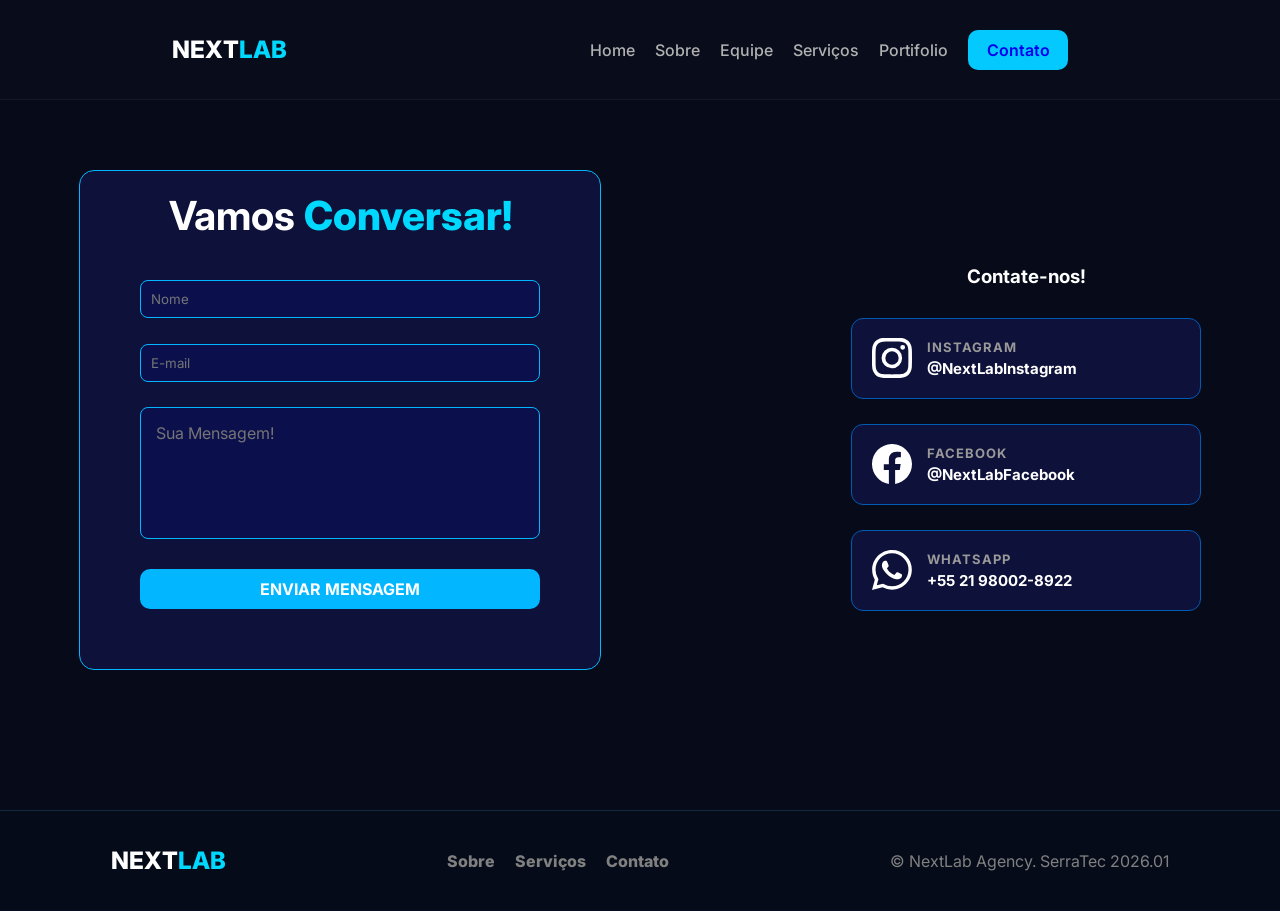
<file: contato/contato.html>
<!DOCTYPE html>
<html lang="en">
<head>
    <meta charset="UTF-8">
    <meta name="viewport" content="width=device-width, initial-scale=1.0">
    <link rel="stylesheet" href="../css/style.css">
    <link rel="stylesheet" href="contato.css">

    <title>Document</title>
</head>

<body>

     <nav class="navbar">
        <div class="logo">
            <h1><a href="/index.html" class="titulo">NEXT<span class="subtitulo">LAB</span></a></h1>
        </div>
        <div class="menu">
            <ul>
                <li><a href="../index.html">Home</a></li>
                <li><a href="/sobre/sobre.html">Sobre</a></li>
                <li><a href="/equipe/equipe.html">Equipe</a></li>
                <li><a href="/servicos/servicos.html">Serviços</a></li>
                <li><a href="/portfolio/portfolio.html">Portifolio</a></li>
                <span class="contato" style="color: black;"><a href="/contato/contato.html">Contato</a></span>
            </ul>
        </div>
    </nav>
    
    <main>

        <div class="contatoVideo">
            <video autoplay muted loop playsinline class="fundoVideo">
                <source src="assets/fundoOtimizado.mp4" type="video/mp4">
            </video>
        </div>

        <section class="contatoMeio">
            <div class="contatoFormu">
                <div class="cardFormu">
                    <h2>Vamos <span class="subtitulo">Conversar!</span></h2>
                    
                    <form class="form">
                        <div class="input">
                            <input type="text" placeholder="Nome" required>
                        </div>
                        
                        <div class="input">
                            <input type="email" placeholder="E-mail" required>
                        </div>

                        <div class="input">
                            <textarea placeholder="Sua Mensagem!" rows="5" required></textarea>
                        </div>

                        <button type="submit" class="btnEnviar">ENVIAR MENSAGEM</button>
                    </form>
                </div>
            </div>

            <section class="contatoTexto">

                <div class="contatoTitulo1">
                    <h1>Contate-nos!</h1>
                </div>

                <section class="redes">
                    <div class="card">
                        <div class="icon">
                            <svg xmlns="http://www.w3.org/2000/svg" width="16" height="16" fill="currentColor" class="bi bi-instagram" viewBox="0 0 16 16">
                            <path d="M8 0C5.829 0 5.556.01 4.703.048 3.85.088 3.269.222 2.76.42a3.9 3.9 0 0 0-1.417.923A3.9 3.9 0 0 0 .42 2.76C.222 3.268.087 3.85.048 4.7.01 5.555 0 5.827 0 8.001c0 2.172.01 2.444.048 3.297.04.852.174 1.433.372 1.942.205.526.478.972.923 1.417.444.445.89.719 1.416.923.51.198 1.09.333 1.942.372C5.555 15.99 5.827 16 8 16s2.444-.01 3.298-.048c.851-.04 1.434-.174 1.943-.372a3.9 3.9 0 0 0 1.416-.923c.445-.445.718-.891.923-1.417.197-.509.332-1.09.372-1.942C15.99 10.445 16 10.173 16 8s-.01-2.445-.048-3.299c-.04-.851-.175-1.433-.372-1.941a3.9 3.9 0 0 0-.923-1.417A3.9 3.9 0 0 0 13.24.42c-.51-.198-1.092-.333-1.943-.372C10.443.01 10.172 0 7.998 0zm-.717 1.442h.718c2.136 0 2.389.007 3.232.046.78.035 1.204.166 1.486.275.373.145.64.319.92.599s.453.546.598.92c.11.281.24.705.275 1.485.039.843.047 1.096.047 3.231s-.008 2.389-.047 3.232c-.035.78-.166 1.203-.275 1.485a2.5 2.5 0 0 1-.599.919c-.28.28-.546.453-.92.598-.28.11-.704.24-1.485.276-.843.038-1.096.047-3.232.047s-2.39-.009-3.233-.047c-.78-.036-1.203-.166-1.485-.276a2.5 2.5 0 0 1-.92-.598 2.5 2.5 0 0 1-.6-.92c-.109-.281-.24-.705-.275-1.485-.038-.843-.046-1.096-.046-3.233s.008-2.388.046-3.231c.036-.78.166-1.204.276-1.486.145-.373.319-.64.599-.92s.546-.453.92-.598c.282-.11.705-.24 1.485-.276.738-.034 1.024-.044 2.515-.045zm4.988 1.328a.96.96 0 1 0 0 1.92.96.96 0 0 0 0-1.92m-4.27 1.122a4.109 4.109 0 1 0 0 8.217 4.109 4.109 0 0 0 0-8.217m0 1.441a2.667 2.667 0 1 1 0 5.334 2.667 2.667 0 0 1 0-5.334"/>
                            </svg>
                        </div>

                        <div class="caixaContato">
                            <span class="textoContato">INSTAGRAM</span>

                            <a href="https://instagram.com" target="_blank">@NextLabInstagram</a>

                        </div>

                    </div>

                    <div class="card">

                        <div class="icon">
                            <svg xmlns="http://www.w3.org/2000/svg" width="16" height="16" fill="currentColor" class="bi bi-facebook" viewBox="0 0 16 16">
                            <path d="M16 8.049c0-4.446-3.582-8.05-8-8.05C3.58 0-.002 3.603-.002 8.05c0 4.017 2.926 7.347 6.75 7.951v-5.625h-2.03V8.05H6.75V6.275c0-2.017 1.195-3.131 3.022-3.131.876 0 1.791.157 1.791.157v1.98h-1.009c-.993 0-1.303.621-1.303 1.258v1.51h2.218l-.354 2.326H9.25V16c3.824-.604 6.75-3.934 6.75-7.951"/>
                            </svg>
                        </div>

                        <div class="caixaContato">
                            <span class="textoContato">FACEBOOK</span>

                            <a href="https:www.facebook.com" target="_blank">@NextLabFacebook</a>

                        </div>

                    </div>

                    <div class="card">

                        <div class="icon">
                            <svg xmlns="http://www.w3.org/2000/svg" width="16" height="16" fill="currentColor" class="bi bi-whatsapp" viewBox="0 0 16 16">
                            <path d="M13.601 2.326A7.85 7.85 0 0 0 7.994 0C3.627 0 .068 3.558.064 7.926c0 1.399.366 2.76 1.057 3.965L0 16l4.204-1.102a7.9 7.9 0 0 0 3.79.965h.004c4.368 0 7.926-3.558 7.93-7.93A7.9 7.9 0 0 0 13.6 2.326zM7.994 14.521a6.6 6.6 0 0 1-3.356-.92l-.24-.144-2.494.654.666-2.433-.156-.251a6.56 6.56 0 0 1-1.007-3.505c0-3.626 2.957-6.584 6.591-6.584a6.56 6.56 0 0 1 4.66 1.931 6.56 6.56 0 0 1 1.928 4.66c-.004 3.639-2.961 6.592-6.592 6.592m3.615-4.934c-.197-.099-1.17-.578-1.353-.646-.182-.065-.315-.099-.445.099-.133.197-.513.646-.627.775-.114.133-.232.148-.43.05-.197-.1-.836-.308-1.592-.985-.59-.525-.985-1.175-1.103-1.372-.114-.198-.011-.304.088-.403.087-.088.197-.232.296-.346.1-.114.133-.198.198-.33.065-.134.034-.248-.015-.347-.05-.099-.445-1.076-.612-1.47-.16-.389-.323-.335-.445-.34-.114-.007-.247-.007-.38-.007a.73.73 0 0 0-.529.247c-.182.198-.691.677-.691 1.654s.71 1.916.81 2.049c.098.133 1.394 2.132 3.383 2.992.47.205.84.326 1.129.418.475.152.904.129 1.246.08.38-.058 1.171-.48 1.338-.943.164-.464.164-.86.114-.943-.049-.084-.182-.133-.38-.232"/>
                            </svg>                        
                        </div>

                        <div class="caixaContato">
                            <span class="textoContato">WHATSAPP</span>

                            <a href="https://web.whatsapp.com" target="_blank">+55 21 98002-8922</a>

                        </div>
                    </div>
                </section>

            </section>
        </section>

        
    </main>
    <footer class="footer">
        <div class="cont-foot">
            <a href="/index.html" class="titulo">NEXT<span class="subtitulo">LAB</span></a>
            <div class="menu-footer">
                <a href="/sobre/sobre.html" class="link-menu texto-pequeno">Sobre</a>
                <a href="/servicos/servicos.html" class="link-menu texto-pequeno">Serviços</a>
                <a href="/contato/contato.html" class="link-menu texto-pequeno">Contato</a>
            </div>
            <p class="saud">&copy; NextLab Agency. SerraTec 2026.01</p>
        </div>
    </footer>

</body>
</html>
</file>
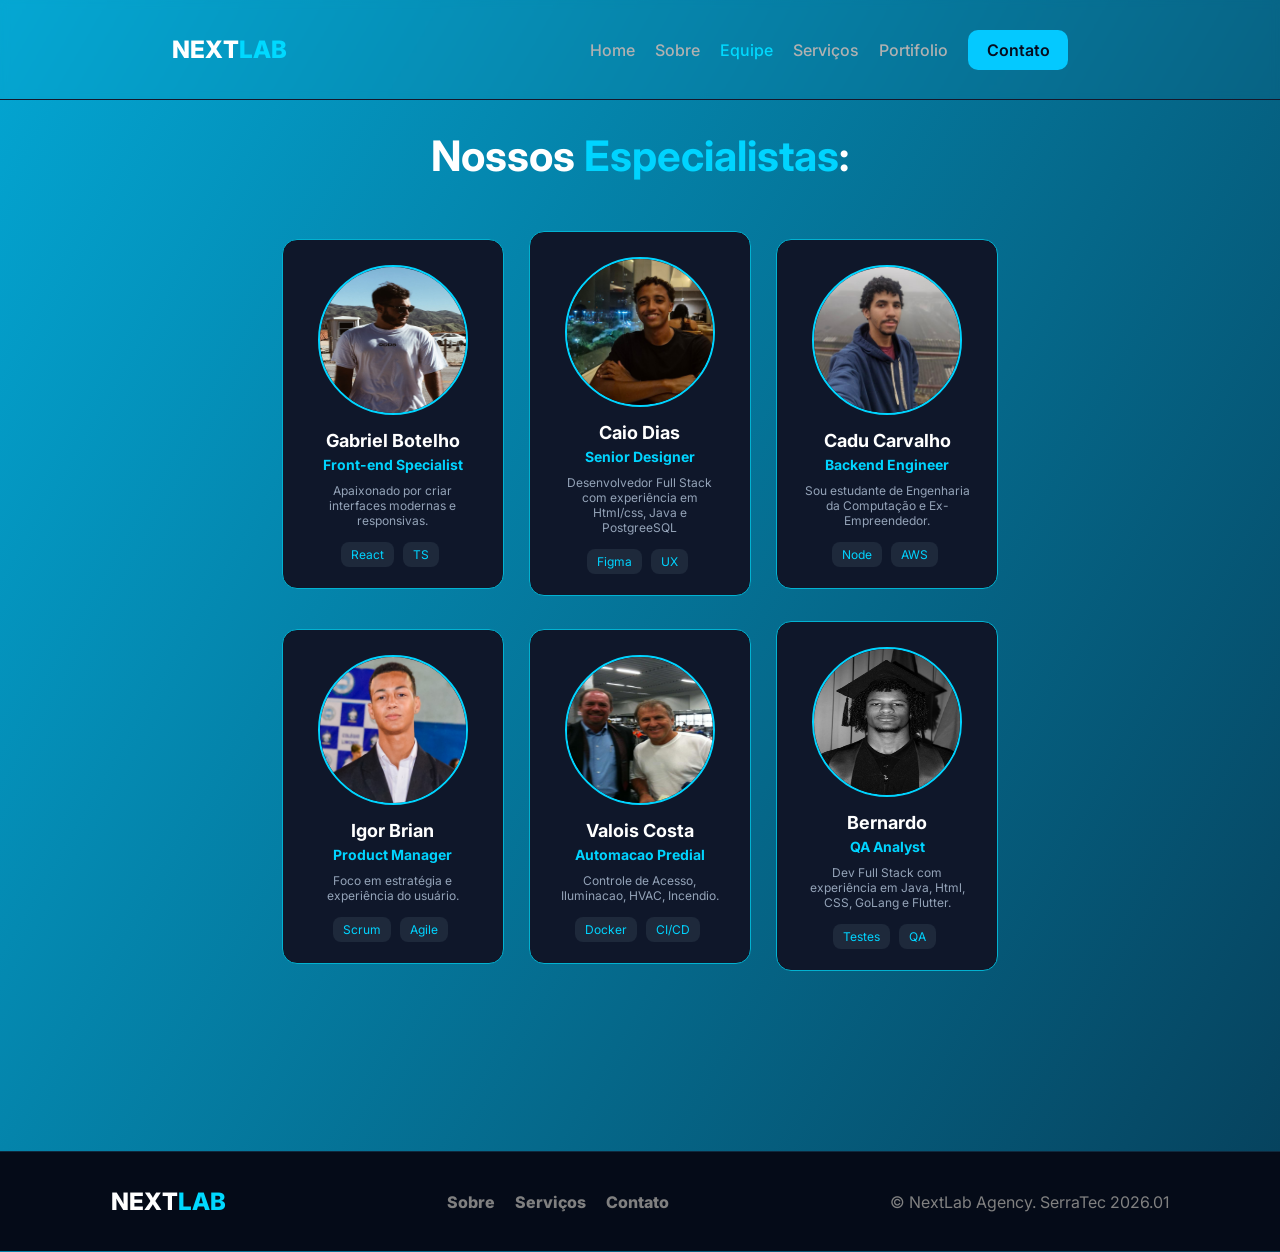
<file: equipe/equipe.html>
<!DOCTYPE html>
<html lang="pt-br">
<head>
<meta charset="UTF-8">
<title>Equipe</title>
<link rel="stylesheet" href="equipe.css">
<link rel="stylesheet" href="../css/style.css">
</head>


<body>

    <nav class="navbar">
       <div class="logo">
           <h1><a href="../index.html" class="titulo">NEXT<span class="subtitulo">LAB</span></a></h1>
       </div>
       <div class="menu">
           <ul>
               <li><a href="../index.html">Home</a></li>
               <li><a href="/sobre/sobre.html">Sobre</a></li>
               <li><a class="cor" href="equipe.html">Equipe</a></li>
               <li><a href="/servicos/servicos.html">Serviços</a></li>
               <li><a href="/portfolio/portfolio.html">Portifolio</a></li>
               <a class="contato" href="/contato/contato.html">Contato</a>
           </ul>
       </div>
    </nav>

<main class="mainEqp">
<section class="team">

<h1>Nossos <span>Especialistas</span>:</h1>

<div class="cards">

<!-- CARD 1 -->
<div class="card">
<img src="../assets/img/eu.jpg">
<h3>Gabriel Botelho</h3>
<h4>Front-end Specialist</h4>
<p>Apaixonado por criar interfaces modernas e responsivas.</p>
<div class="tags">
<span>React</span>
<span>TS</span>
</div>
</div>

<!-- CARD 2 -->
<div class="card">
<img src="/assets/img/caio.jpeg">
<h3>Caio Dias</h3>
<h4>Senior Designer</h4>
<p>Desenvolvedor Full Stack com experiência em Html/css, Java e PostgreeSQL</p>
<div class="tags">
<span>Figma</span>
<span>UX</span>
</div>
</div>

<!-- CARD 3 -->
<div class="card">
<img src="/assets/img/cadu.jpeg">
<h3>Cadu Carvalho</h3>
<h4>Backend Engineer</h4>
<p>Sou estudante de Engenharia da Computação e Ex-Empreendedor. </p>
<div class="tags">
<span>Node</span>
<span>AWS</span>
</div>
</div>

<!-- CARD 4 -->
<div class="card">
<img src="/assets/img/igor.jpeg">
<h3>Igor Brian</h3>
<h4>Product Manager</h4>
<p>Foco em estratégia e experiência do usuário.</p>
<div class="tags">
<span>Scrum</span>
<span>Agile</span>
</div>
</div>

<!-- CARD 5 -->
<div class="card">
<img src="/assets/img/valois.jpeg">
<h3>Valois Costa</h3>
<h4>Automacao Predial</h4>
<p>Controle de Acesso, Iluminacao, HVAC, Incendio.</p>
<div class="tags">
<span>Docker</span>
<span>CI/CD</span>
</div>
</div>

<!-- CARD 6 -->
<div class="card">
<img src="/assets/img/bernardo.jpeg">
<h3>Bernardo</h3>
<h4>QA Analyst</h4>
<p>Dev Full Stack com experiência em Java, Html, CSS, GoLang e Flutter.</p>
<div class="tags">
<span>Testes</span>
<span>QA</span>
</div>
</div>

</div>
</section>
</main>

<footer class="footer">
        <div class="cont-foot">
            <a href="../index.html" class="titulo">NEXT<span class="subtitulo">LAB</span></a>
            <div class="menu-footer">
                <a href="/sobre/sobre.html" class="link-menu texto-pequeno">Sobre</a>
                <a href="/servicos/servicos.html" class="link-menu texto-pequeno">Serviços</a>
                <a href="/contato/contato.html" class="link-menu texto-pequeno">Contato</a>
            </div>
            <p class="saud">&copy; NextLab Agency. SerraTec 2026.01</p>
        </div>
    </footer>

</body>
</html>
</file>
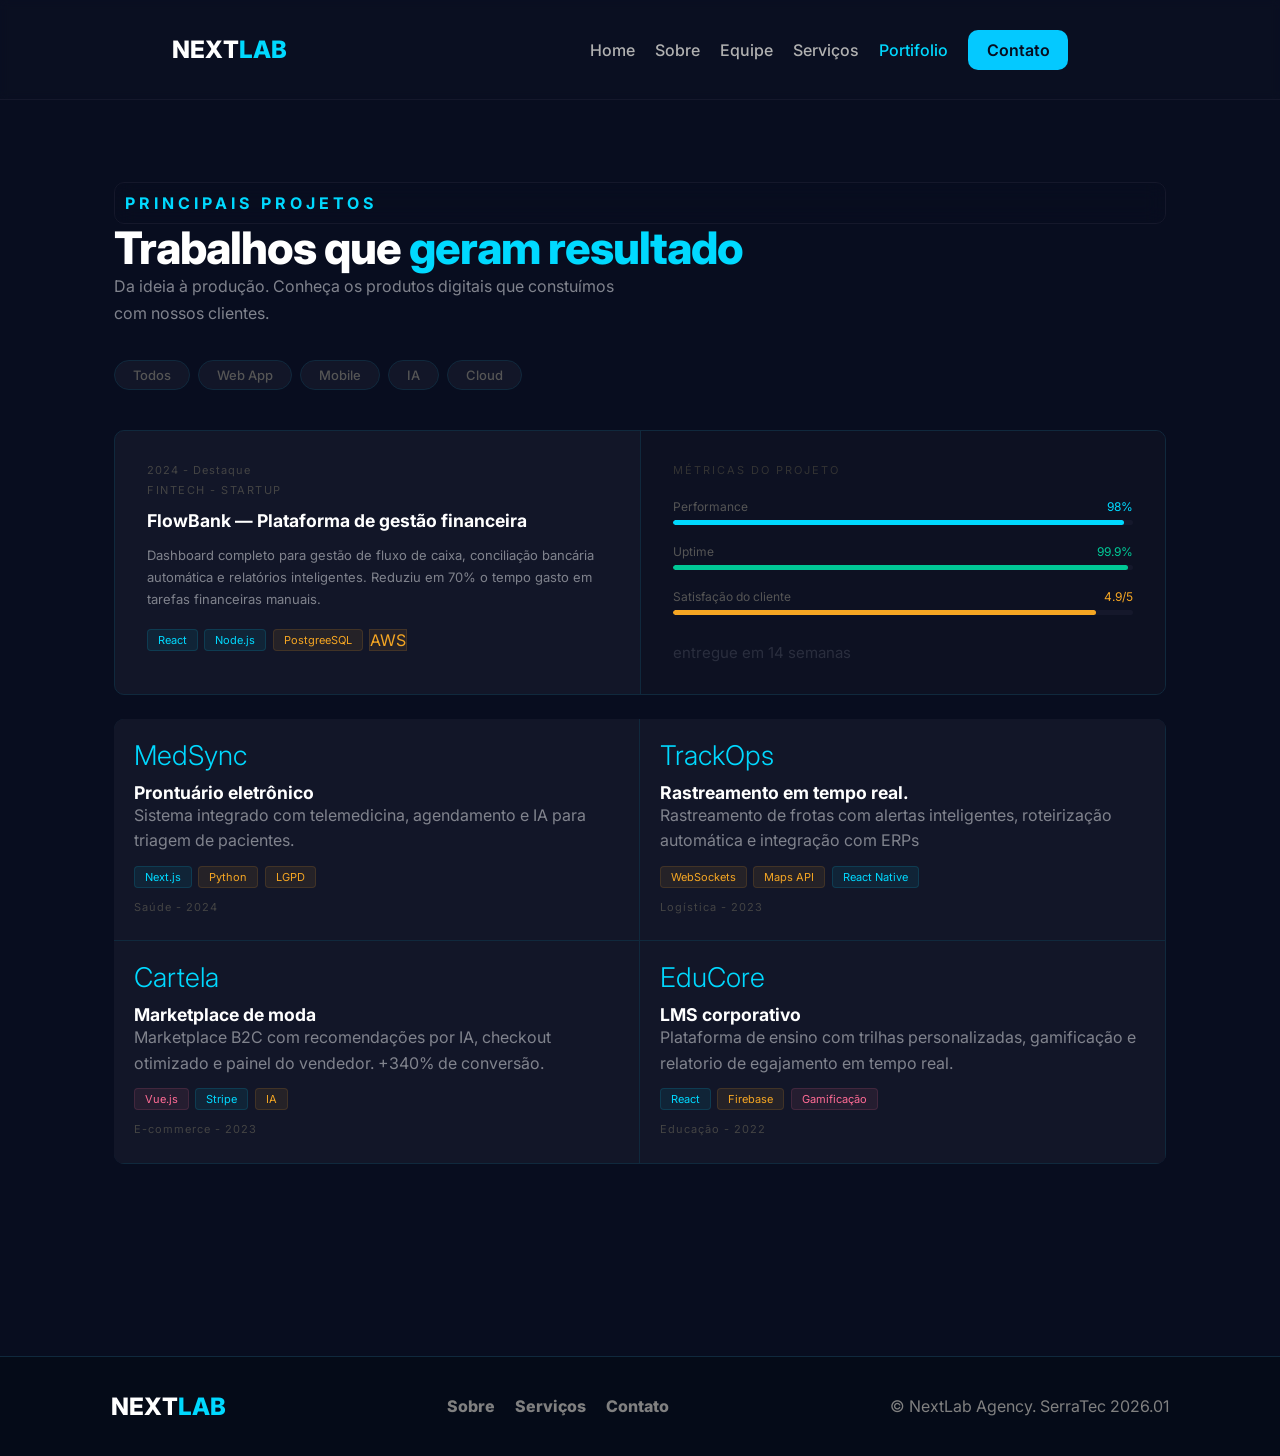
<file: portfolio/portfolio.html>
<!DOCTYPE html>
<html lang="pt-br">
<head>
    <meta charset="UTF-8">
    <meta name="viewport" content="width=device-width, initial-scale=1.0">
    <title>NextLab | Portifólio</title>
    <link rel="stylesheet" href="../css/style.css">
    <link rel="stylesheet" href="portifolio.css">
</head>
<body>
     <nav class="navbar">
        <div class="logo">
            <h1><a href="/index.html" class="titulo">NEXT<span class="subtitulo">LAB</span></a></h1>
        </div>
        <div class="menu">
            <ul>
                <li><a href="../index.html">Home</a></li>
                <li><a href="/sobre/sobre.html">Sobre</a></li>
                <li><a href="/equipe/equipe.html">Equipe</a></li>
                <li><a href="/servicos/servicos.html">Serviços</a></li>
                <li><a class="cor" href="/portfolio/portfolio.html">Portifolio</a></li>
                <li><a class="contato" href="/contato/contato.html">Contato</a></li>
            </ul>
        </div>
    </nav>

    <main class="port-main">
        <section class="port-header">
            <p class="p1">PRINCIPAIS PROJETOS</p>
            <h2 class = "port-titulo"> Trabalhos que <span class="cor"> geram resultado</span></h2>
            <p class="port-sub">Da ideia à produção. Conheça os produtos digitais que constuímos com nossos clientes.</p>

            <div class="port-filtros">
                <button class="filtro">Todos</button>
                <button class="filtro">Web App</button>
                <button class="filtro">Mobile</button>
                <button class="filtro">IA</button>
                <button class="filtro">Cloud</button>
            </div> 
        </section>

        <section class="port-destaque">
            <div class="destaque-info">
                <span class="proj-ano">2024 - Destaque</span>
                <span class="proj-cat">Fintech - Startup</span>
                <h3 class="proj-nome">FlowBank — Plataforma de gestão financeira</h3>

                <p class="proj-desc">Dashboard completo para gestão de fluxo de caixa, conciliação bancária automática e relatórios inteligentes. 
                    Reduziu em 70% o tempo gasto em tarefas financeiras manuais.</p>
                
                <div class="proj-tags">
                    <span class="tag tag-blue">React</span>
                    <span class="tag tag-blue">Node.js</span>
                    <span class="tag tag-cyan">PostgreeSQL</span>
                    <span class="tad tag-cyan">AWS</span>
                </div>
            </div>

              <div class="destaque-metricas">  <!--dashboard de métricas gerado por IA !-->
                <p class="metricas-titulo">Métricas do projeto</p>
                <div class="metrica">
                    <div class="metrica-label"><span>Performance</span><span class="cor">98%</span></div>
                    <div class="barra"><div class="barra-fill" style="width: 98%; background: #00D9FF;"></div></div>
                </div>
                <div class="metrica">
                    <div class="metrica-label"><span>Uptime</span><span style="color:#00c896">99.9%</span></div>
                    <div class="barra"><div class="barra-fill" style="width: 99%; background: #00c896;"></div></div>
                </div>
                <div class="metrica">
                    <div class="metrica-label"><span>Satisfação do cliente</span><span style="color:#f5a623">4.9/5</span></div>
                    <div class="barra"><div class="barra-fill" style="width: 92%; background: #f5a623;"></div></div>
                </div>
                <p class="metricas-rodape">entregue em 14 semanas</p>
            </div>
        </section>

        <section class="port-grid">

            <div class="cx proj-card">
                <div class="linha1">MedSync</div>
                <h4 class="linha2">Prontuário eletrônico</h4>
                <p class="linha3">Sistema integrado com telemedicina, agendamento e IA para triagem de pacientes.</p>
                <div class="proj-tags" style="margin-top: 12px">
                    <span class="tag tag-blue">Next.js</span>
                    <span class="tag tag-cyan">Python</span>
                    <span class="tag tag-amber">LGPD</span>
                </div>
                <span class="proj-ano" style="margin-top: 12px">Saúde - 2024</span>
            </div>

            <div class="cx proj-card">
                <div class="linha1">TrackOps</div>
                <h4 class="linha2"> Rastreamento em tempo real.</h4>
                <p class="linha3">Rastreamento de frotas com alertas inteligentes, roteirização automática e integração com ERPs</p>

                <div class="proj-tags" style="margin-top: 12px">
                    <span class="tag tag-amber">WebSockets</span>
                    <span class="tag tag-cyan">Maps API</span>
                    <span class="tag tag-blue">React Native</span>
                </div>
                <span class="proj-ano" style="margin-top: 12px">Logística - 2023</span>
            </div>

            <div class="cx proj-card">
                <div class="linha1">Cartela</div>
                <h4 class="linha2">Marketplace de moda</h4>
                <p class="linha3">Marketplace  B2C com recomendações por IA, checkout otimizado e painel do vendedor. 
                    +340% de conversão.</p>
                <div class="proj-tags" style="margin-top: 12px">
                    <span class="tag tag-pink">Vue.js</span>
                    <span class="tag tag-blue">Stripe</span>
                    <span class="tag tag-amber">IA</span>
                </div>
                <span class="proj-ano" style="margin-top: 12px">E-commerce - 2023</span>
            </div>

            <div class="cx proj-card">
                <div class="linha1">EduCore</div>
                <h4 class="linha2">LMS corporativo</h4>
                <p class="linha3">Plataforma de ensino com trilhas personalizadas, gamificação e relatorio de egajamento em tempo real.</p>

                <div class="proj-tags" style="margin-top: 12px">
                    <span class="tag tag-blue">React</span>
                    <span class="tag tag-cyan">Firebase</span>
                    <span class="tag tag-pink">Gamificação</span>
                </div>
                <span class="proj-ano" style="margin-top: 12px">Educação - 2022</span>
            </div>

        </section>
    </main>

    <footer class="footer">
        <div class="cont-foot">
            <a href="../index.html" class="titulo">NEXT<span class="subtitulo">LAB</span></a>
            <div class="menu-footer">
                <a href="/sobre/sobre.html" class="link-menu texto-pequeno">Sobre</a>
                <a href="/servicos/servicos.html" class="link-menu texto-pequeno">Serviços</a>
                <a href="/contato/contato.html" class="link-menu texto-pequeno">Contato</a>
            </div>
            <p class="saud">&copy; NextLab Agency. SerraTec 2026.01</p>
        </div>
    </footer>
</body>
</html>
</file>
<file: css/style.css>
@import url('https://fonts.googleapis.com/css2?family=Inter:ital,opsz,wght@0,14..32,100..900;1,14..32,100..900&family=Montserrat:ital,wght@0,100..900;1,100..900&display=swap');

*{
    margin: 0;
    padding: 0;
    font-family: 'Inter', sans-serif;
    box-sizing: border-box;
}

a{
    text-decoration: none;
}

body{
    background-color: #080D1F;
    overflow-x: hidden;
}

ul{
    display: flex;
    flex-direction: row;
    align-items: center;
    justify-content: space-around;
    gap: 20px;
    padding-right: 40px;
}

li a{
    display: flex;
    text-decoration: none;
    color: #b1b1b1;
    transition: 0.5s ease-in-out;
}

li a:hover{
    color: #04C9FF;
}

main{
    display: flex;
    flex-direction: column;
    justify-content: center;
    align-items: center;
    height: 100%;
}

.main{
    display: flex;
    align-items: center;
    justify-content: center;
    height: 100vh;
    width: 100%;
    background-color: #080D1F;
    position: relative; 
    overflow: hidden; 
}

.container{
    display: flex;
    flex-direction: column;
    align-items: center;
    max-width: 1500px;
    height: 500px;
    text-size-adjust: 100%;
    position: absolute;
}

#bg-canvas {
    position: absolute;
  top: 0;
  left: 0;
  width: 100%;
  height: 100%;
  z-index: 0;
}

.titulo{
    color: white;
    font-size: 1.5rem;
    font-weight: 800;
}

.subtitulo{
    color: #00D9FF;
    font-weight: 800;
}

.cor{
    color: #00D9FF;
}

.navbar{
    display: flex;
    justify-content: space-around;
    width: 100%;
    height: 100px;
    top: 0;
    position: fixed;
    background: rgba(255, 255, 255, 0.01);
    backdrop-filter: blur(4px);
    align-items: center;
    padding: 20px;
    border-bottom: 1px solid #15182B;
    z-index: 1;

    top: 0;
    
}

.menu{
    display: flex;
    flex-direction: row;
    justify-content: space-between;
    align-items: center;
    position: relative;
    overflow: hidden;
    height: 60px;
}


.contato{
    display: flex;
    color: #080D1F; 
    font-weight: 600;
    width: 100px;
    height: 40px;
    justify-content: center;
    align-items: center;
    text-decoration: none;
    border-radius: 10px;
    background-color: #04C9FF;
    transition: ease-in-out 0.5s;
}



.contato:hover{
    background-color: #37d1fc ;
    box-shadow: 0 0 10px #04C9FF;
    border: solid 2px #04C9FF;
}

li{
    display: flex;
    gap: 10px;
    font-weight: 500;
}

.botoes{
    display: flex;
    flex-direction: row;
    gap: 20px;
}

.p1{
    color: #00D9FF;
    font-weight: 700;
    letter-spacing: 4px;
    margin-top: 50px;
    backdrop-filter: blur(10px);
    border: solid 0.5px #15182B;
    border-radius: 10px;
    padding: 10px;

}

.msg{
    display: flex;
    font-size: 3rem;
    height: 15rem;
    align-items: center;
    justify-content: center;
    text-align: center;
    color: white;
    text-shadow: 5px 5px 5px rgba(0, 0, 0, 0.6);
    
    
}

.msg h2{
    font-weight: 700;
}

.software{
    color: #00D9FF;
}

.p2{
    color: #7c8bad;
    font-weight: 900;
    font-size: 1.2rem;
    align-items: center;
    justify-content: center;
    text-align: center;
    margin-top: 20px;
    width: 1300px;
    backdrop-filter: blur(10px);
    border: solid 0.5px #15182B;
    border-radius: 10px;
    padding: 10px;
    transition: 0.5s ease-in-out;
     
}

.p2:hover{
    box-shadow: 0 0 15px #04C9FF;

}

.botoes{
    display: flex;
    flex-direction: row;
    height: 60px;
    width: 420px;
    margin-top: 30px;
    justify-content: center;
}

.bt1{
    display: flex;
    justify-content: center;
    align-items: center;
    padding: 20px;
    background-color: #00D9FF;
    border-radius: 10px;
    color: #080D1F;
    font-weight: 800;
    text-decoration: none;
    transition: 0.5s ease-in-out;
}

.bt1:hover{
    background-color: #37d1fc ;
    box-shadow: 0 0 15px #04C9FF;
}

.bt2{
    display: flex;
    justify-content: center;
    align-items: center;
    padding: 10px 25px 10px 25px;
    border: solid 1px gray;
    border-radius: 10px;
    text-decoration: none;
    color: white;
    transition: 0.5s ease-in-out;
    backdrop-filter: blur(10px);

}

.bt2:hover{
    color: #04C9FF;
    border: solid 1px #04C9FF;
    box-shadow: 0 0 15px #04C9FF;
}

.tec{
   width: 100%;
   flex-direction: row;
   background-color: #060A19;
   align-content: center;
   justify-content: center;
}

.cont{
    display: flex;
    align-items: center;
    padding: 40px 150px 40px 150px;
    justify-content: space-between;
    text-align: center;
    
}

.item-tec{
    display: flex;
    color: rgb(97, 97, 97);
    font-weight: 1000;
    font-size: 1.2em;
   
    
}

.main2{
    display: flex;
    flex-direction: column;
    align-items: center;
    min-height: 100vh;
    height: auto;
    width: 100%;
}

.container2{
    display: flex;
    color: white;
    min-height: 700px;
    height: auto;
    width: 100%;
    align-items: center;
    text-align: center;
    flex-direction: column;
    justify-content: center;
    padding: 80px;
    box-sizing: border-box;
}

.container2 h2{
    font-size: 3rem;
    font-weight: 800;

}

.container2 p{
    font-size: 1.3rem;
    font-weight: 500;
    color: #80838D;
    margin-top: 10px;
    
}

.caixas{
    display: flex;
    flex-direction: row;
    width: 95%;
    height: 200px;
    justify-content: center;
    margin-top: 40px;

}

.cx{
    display: flex;
    flex-direction: column;
    justify-content: space-between;
    width: 350px;
    height: 100%;
    border: solid #10293D 1px;
    border-radius: 10px;
    background-color: #121628;
    margin: 15px;
    padding: 30px;
    position: relative;
    transition: 0.3s ease-in-out;

}

.linha1{
    display: flex;
    font-size: 1.7rem;
    color: #00D9FF;
    font-weight: 300;
}

.linha2{
    display: flex;
    font-size: 1.3rem;
    font-weight: 600;
    margin-top: 10px;
}

.cx p{
    display: flex;
    font-size: 1rem;
    text-align: left;
}

.cx:hover{
    box-shadow: #00D9FF 0px 0px 15px;
    transform: translateY(-10px);
    border: solid 1px #00D9FF;
}

.container3{
    display: flex;
    width: 100%;
    min-height: 400px;
    height: auto;
    padding: 40px 0;
    align-items: center;
    justify-content: space-between;
    flex-direction: row;
    background-color: #050B18;
}

.analitcs{
    display: flex;
    justify-content: center;
    align-items: center;
    flex-direction: row;
    text-align: center;
    width: 100%;
    height: auto;
    padding: 20px 0;    
}

.cx2{
    display: flex;
    flex-direction: column;
    justify-content: space-evenly;
    width: 350px;
    height: 200px;
    border: solid #10293D 1px;
    border-radius: 10px;
    background-color: #121628;
    margin: 10px;
    padding: 30px;
    position: relative;
    transition: 0.3s ease-in-out;

}

.cx2:hover{
     box-shadow: #00D9FF 0px 0px 15px;
    transform: translateY(-10px);
    border: solid 1px #00D9FF;
}

.cx2 h2{
    font-size: 4rem;
    color: white;
    font-weight: 800;
}

.cx2 p{
    font-size: 0.9rem;
    font-weight: 900;

    color: #00D9FF;
}

.main3{
     display: flex;
    flex-direction: column;
    align-items: center;

    min-height: 100vh;
    height: auto;
    width: 100%;

}

.txt{
    display: flex;
    height: 80px;
    width: 700px;
    align-items: center;
    justify-content: center;
    color: white;
    font-size: 2rem;
    margin-top: 80px;
}

.clientes{
    display: flex;
    height: 250px;
    width: 80%;
    
    align-items: center;
    justify-content: center;
    margin: 50px;

}

.cl{
    display: flex;
    flex-direction: column;
    align-items: center;
    font-weight: 800;
    justify-content: center;
    width: 560px;
    height: 190px;
    border: solid #10293D 1px;
    margin: 10px;
    border-radius: 10px;
    padding: 30px;
    color: #95989c;
    background-color: #121628;
    transition: 0.3s ease-in-out;

}

.txt-cl{
    display: flex;
    font-size: 1rem;
}

.cl:hover{
    box-shadow: #00D9FF 0px 0px 15px;
    transform: translateY(-10px);
    border: solid 1px #00D9FF;
}

.clnt{
    display: flex;
    height: 60px;
    width: 300px;
    flex-direction: row;
    padding: 10px;
    align-items: center;
    margin-top: 20px;
    margin-right: 250px;
    
    
}

.img-cl{
    display: flex;
    height: 50px;
    width: 50px;
    margin-right: 15px;
    border: solid 1px #00D9FF;
    border-radius: 50%;
}

.nome{
    color: white;
    font-weight: 800;
}

.nome p{
    color: gray;
    font-size: 1rem;
}
.email{
    margin-top: 100px;
    display: flex;
    height: 350px;
    width: 62%;
    align-items: center;
    flex-direction: column;
    border: solid #10293D 1px;
    border-radius: 10px;
    padding: 20px;
    background-color: #121628;
    transition: 0.3s ease-in-out;
}

.email:hover{
    box-shadow: #00D9FF 0px 0px 15px;
    transform: translateY(-10px);
    border: solid 1px #00D9FF;
}

.email h2{
    font-size: 3rem;
    color: white;
    margin: 20px;
}

.email p{
    color: gray;
    font-size: 1.2rem;
    font-weight: 800;
}
    
.imput{
    display: flex;
    width: 90%;
    height: 50px;
    margin-top: 50px;
    justify-content: center;
    gap: 10px;
}

.campo{
    display: flex;
    width: 100%;
    background-color: #1D2232;
    border-radius: 10px;
    border: solid #10293D 1px;
    align-items: center;
    justify-content: center;
    padding-left: 20px;
}
input:focus {
  border-color: #00ffff;
  box-shadow: 0 0 12px #00ffff;
}

.botao-assinar{
    display: flex;
    justify-content: center;
    align-items: center;
    background-color: #04C9FF;
    padding: 10px 15px 10px 15px;
    border-radius: 10px;
    transition: 0.5s ease-in-out;
    border: 0;
    width: 200px;
    font-weight: 800;
    transition: 0.3s ease-in-out;
    cursor: pointer;
}
.botao-assinar:hover{
   box-shadow: #00D9FF 0px 0px 15px;
   border: solid 1px #00D9FF;
}
.footer{
    display: flex;
    flex-direction: row;
    align-items: center;
    justify-content: space-between;
    width: 100%;
    height: 100px;
    background-color: #050B18;
    border-top: solid #10293D 1px;
    margin-top: 100px;
}
.cont-foot{
    display: flex;
    flex-direction: row;
    align-items: center;
    justify-content: space-around;
    width: 100%;
    height: 100px;
}

.menu-footer{
    display: flex;
    gap: 20px;
}
.menu-footer a{
    text-decoration: none;
    color: gray;
    font-weight: 800;
    transition: 0.3s ease-in-out;
}
.saud{
    color: gray;
}
.menu-footer a:hover{
    color: #00D9FF;
}

@media (max-width: 1024px) {
    .p2 { width: 90%; }
    .caixas { flex-direction: column; height: auto; align-items: center; }
    .cx { width: 80%; }
    .analitcs { flex-direction: column; height: auto; }
    .cx2 { width: 80%; }
    .clientes { flex-direction: column; height: auto; }
    .cl { width: 80%; height: auto; }
    .clnt { margin-right: 0; }
    .email { width: 85%; }
    .cont { padding: 40px; flex-wrap: wrap; gap: 20px; }
    .txt { width: 90%; font-size: 1.5rem; }
    .container{gap: 30px;}
    .contato{width: 70px; height: 30px; font-size: 0.7rem;}
}

@media (max-width: 768px) {

    .navbar { justify-content: space-between; padding: 10px 15px; }
    .menu {margin-right: 20px;}
    .menu ul {gap: 6px; padding-right: 5px; }
    .menu li { display: flex; }
    .menu li a {font-size: 0.68rem;}
    .contato {font-size: 0.7rem;}

    .msg {font-size: 1.8rem; height: auto; padding: 20px 0;}
    .p1 {font-size: 0.65rem; text-align: center; }
    .p2 {width: 90%; font-size: 1rem; }
    .botoes {flex-direction: column; width: 90%; height: auto; align-items: center;}
    .bt1, .bt2 {width: 100%; justify-content: center;}
    .container {width: 90%; height: auto; gap: 15px;}

    .cont {
        display: grid;
        grid-template-columns: repeat(3, 1fr);
        padding: 20px;
        gap: 15px;
        text-align: center;
    }
    .item-tec { justify-content: center; font-size: 0.9rem; }

    .main2 { height: auto; padding-bottom: 40px; }
    .container2 { height: auto; padding: 40px 20px; }
    .container2 h2 { font-size: 2rem; }
    .container3 { height: auto; padding: 20px 0; overflow: hidden; }
    .main3 { height: auto; padding-bottom: 60px; }

    .analitcs { flex-direction: column; height: auto; padding: 10px; width: 100%; box-sizing: border-box; }
    .cx2 { width: calc(100% - 24px); margin: 8px auto; box-sizing: border-box; }
    .cx2 h2 { font-size: 2.5rem; }

    .clientes { flex-direction: column; height: auto; }
    .cl { width: 90%; font-size: 1rem; height: auto; box-sizing: border-box; }
    .clnt { margin-right: 0; width: 100%; }
    .txt { width: 90%; font-size: 1.5rem; }

    .email {
        width: 90%;
        height: 350px;
        margin-top: 40px;
        padding: 25px 20px;
        box-sizing: border-box;
        overflow: hidden;
    }
    .email h2 { font-size: 2rem; }

    .email p { font-size: 1rem; }

    .imput {
        flex-direction: column;
        height: auto;
        gap: 10px;
        width: 100%;
        box-sizing: border-box;
        padding: 0;
        margin-top: 20px;
    }

    .campo {
        height: 50px;
        color: white;
        font-size: 1rem;
        width: 100%;
        box-sizing: border-box;
        min-width: 0;
    }

    .botao-assinar {
        width: 100%;
        height: 50px;
        box-sizing: border-box;
        min-width: 0;
    }

    .cont-foot { flex-direction: column; height: auto; gap: 15px; padding: 20px; text-align: center; }
    .menu-footer { justify-content: center; }
    .footer{padding-top: 30px;}
}

@media (max-width: 430px) {

    .navbar {padding: 10px 8px;}
    .menu {margin-right: 0px;}
    .menu ul { gap: 4px; padding-right: 2px; }
    .menu li { display: flex; }
    .menu li a { font-size: 0.58rem; }
    .contato { padding: 5px 7px; }
    

    .msg { font-size: 1.6rem; }
    .p1 { font-size: 0.6rem; }
    .p2 { font-size: 0.95rem; width: 95%; }

    .cont { grid-template-columns: repeat(2, 1fr); padding: 15px; gap: 10px; }
    .item-tec { font-size: 0.8rem; }

    .cx2 { width: calc(100% - 24px); }

    .email { width: 95%; padding: 20px 15px; height: 350px;}
    .email h2 { font-size: 1.6rem; }
    .campo { width: 100%; box-sizing: border-box; }
    .botao-assinar { width: 100%; box-sizing: border-box; }

    .footer{padding-top: 30px;}
}
</file>
<file: contato/contato.css>
@import url('https://fonts.googleapis.com/css2?family=Inter:ital,opsz,wght@0,14..32,100..900;1,14..32,100..900&family=Montserrat:ital,wght@0,100..900;1,100..900&display=swap');
*{
    margin: 0;
    padding: 0;
    box-sizing: border-box;
    font-family: 'Inter', sans-serif;
}

body{
    display: flex;
    flex-direction: column;
    align-items: center;
    justify-content: center;
}

main {
    min-height: calc(90vh - 100px);
    width: 100%;
    
}

/* ----- VIDEO DE FUNDO ----- */

.contatoVideo {
    position: fixed;
    top: 0;
    left: 0;
    width: 100%;
    height: 100%;
    z-index: -1;
    overflow: hidden;
}

.fundoVideo{
    width: 100%;
    height: 100%;
    object-fit: fill;
}

.contatoVideo::after {
    content: '';
    top: 0;
    left: 0;
    width: 100%;
    height: 100%;
    position: absolute;
    background: #00000030;
}

/* ----- PAI DA SEPARAÇÃO DO BLOCO CENTRAL ----- */

.contatoMeio {
    display: flex; 
    align-items: center;
    justify-content: center;
    height: 600px;
    gap: 250px;
    padding-top: 100px;

    margin-top: 30px;
}

/* ----- PAI DO FORMULARIO DA PARTE CENTRAL (ESQUERDA) ----- */


.contatoFormu {
    display: flex;
    justify-content: space-between;
    align-items: center;
    height: 500px;
    
}

.cardFormu {
    display: flex;
    flex-direction: column;
    justify-content: center;
    width: 100%;
    height: 100%;
    align-items: center;
    padding: 20px;
    background-color: #0e1139;
    border: 1px solid #02b7ff;
    
    border-radius: 15px;
}

.form{
    display: flex;
    flex-direction: column;
    align-items: center;
    justify-content: space-between ;
    width: 100%;
    height: 100%;
    padding: 40px;
}

input {
    display: flex;
    background-color: #0b104d;
    border: 1px solid #02b7ff;
    width: 400px;
    border-radius: 8px;
    padding: 10px;

    outline: none;
    color: white;
    
}

/* ----- TEXTO SUPERIOR ----- */

.cardFormu h2 {
    color: rgb(255, 255, 255);
    font-size: 2.5rem;
    justify-content: center;
    align-items: center;
}

/* ----- PARTE DE ESCRITA DO FORMULARIO ----- */


.cardFormu textarea {
    min-width: 400px;
    min-height: 130px;
    background-color: #0b104d;
    border: 1px solid #02b7ff;
    border-radius: 8px;
    padding: 15px;
    color: white;
    font-size: 1rem;
    resize: none;
    outline: none;
    transition: border-color 0.3s;
}

.cardFormu textarea:focus {
  box-shadow: 0 0 12px #00ffff;
}

/* ----- PARTE DE PERSONALIZAÇÃO DO BOTÃO ENVIAR ----- */


.btnEnviar {
    width: 400px;
    height: 40px;
    font-size: 1rem;
    font-weight: bold;
    background-color: #02b7ff;
    color: white;
    border: none;
    border-radius: 10px;
}

.cardFormu button {
    align-self: center;
    justify-content: center;
    transition: all 0.3s;
}

.cardFormu button:hover{
    transform: scale(1.02);
    box-shadow: 0 0 10px #04C9FF;
}


/* ----- PARTE DIREITA (CARDS DAS REDES SOCIAIS)----- */


/* ----- AREA DOS CARDS DAS REDES SOCIAIS ----- */

.contatoTexto {
    display: flex;
    flex-direction: column;
    align-items: center;

    margin-top: 30px;
}

/* ----- TITULO ACIMA DOS CARDS ----- */

.contatoTitulo1 {
    text-align: center;
    padding: 30px;
    transition: all 0.3s ease;
    color: white;
}

.contatoTitulo1:hover{
    transform: scale(1.05);
    color: #00D9FF; 
}

/* ----- PAI DOS CARDS ----- */

.redes {
    display: flex;
    flex-direction: column;
    justify-content: space-around;
}

.redes a {
    align-self: flex-start;
    text-decoration: none;
    

    color: white;
    font-weight: bold;
    font-size: 15px;
}

/* ----- BLOCO CARDS ----- */

.card {
    display: flex;
    flex-direction: row;
    align-items: center;
    
    background-color: rgb(14, 17, 57);
    border: 1px solid #005bb5;
    border-radius: 12px;
    
    padding: 10px;
    padding-left: 20px;
    gap: 5px;
    margin-bottom: 25px;
    width: 350px;
    
    transition: all 0.3s ease;
    cursor: pointer;
}

.card:hover {
    border-color: #00D9FF;
    background-color: rgb(25, 30, 100);
    transform: scale(1.05);
    box-shadow: 0 0 10px #04C9FF;
}

.card:hover a {
    transform: scale(5px);
    color: #00D9FF; 
}

/* ----- ICONES DOS CARDS (BOOTSTRAP (SVG)) ----- */

.icon {
    display: flex;
    justify-content: center;
    align-items: center;
    color: white;
}

.icon svg{
    height: 40px;
    width: 40px;
}

/* ----- PERSONALIZAÇÃO DO POSICIONAMENTO DOS TEXTOS DOS CARDS ----- */

.caixaContato {
    display: flex;
    flex-direction: column;
    justify-content: center;
    text-align: left;

    padding: 10px;
    border-radius: 8px;
}

.textoContato {
    font-size: 13px;
    font-weight: bold;
    color: #999;
    letter-spacing: 1px;
    margin-bottom: 4px;
}

/* ----- A PERSONALIZAÇÃO DOS LINKS ESTÁ DENTRO DE: redes a ----- */
</file>
<file: equipe/equipe.css>
* {
margin: 0;
padding: 0;
box-sizing: border-box;
font-family: Arial, Helvetica, sans-serif;
/* #080D1F
#04C9FF */
}

body {
    display: flex;
    flex-direction: column;
    background: linear-gradient(120deg, #03a6d3, #080D1F, #03a6d3);
    background-size: 300% 300%;
    animation: waveMove 15s ease-in-out infinite;
    color: #fff;
    font-family: 'Inter', sans-serif;
}

@keyframes waveMove {
0% {
background-position: 0% 50%;
}
50% {
background-position: 100% 50%;
}
100% {
background-position: 0% 50%;
}
}

.mainEqp{
    display: flex;
    width: 100%;
    justify-content: center;
    align-items: center;
    margin-top: 50px;
}

/* SECTION */
.team {
    flex-direction: column;
    display: flex;
    padding: 80px 10%;
    text-align: center;
    align-items: center;
    justify-content: center;
}

.team h1 {
font-size: 42px;
margin-bottom: 50px;
}

.team span {
color: #00d4ff;
}

.cards {
display: grid;
align-items: center;
justify-content: center;
width: 70%;
grid-template-columns: repeat(3, 1fr);
gap: 25px;

}

/* CARD */
.card {
display: flex;  
flex-direction: column;
align-items: center;
justify-content: center;
background: #0f172a;
padding: 25px;
border-radius: 15px;
text-align: center;
transition: 0.3s;
border: solid 1px #02b2d1;


}

/* HOVER */
.card:hover {
transform: translateY(-10px);
box-shadow: 0 0 10px #04C9FF;
border: solid 2px #04C9FF;
}

/* IMAGE */
.card img {
width: 150px;
height: 150px;
border-radius: 50%;
border: 2px solid #00d4ff;
margin-bottom: 15px;
}

/* TEXT */
.card h3 {
font-size: 18px;
margin-bottom: 5px;
}

.card h4 {
font-size: 14px;
color: #00d4ff;
margin-bottom: 10px;
}

.card p {
font-size: 12px;
color: #94a3b8;
margin-bottom: 15px;
}

/* TAGS */
.tags span {
background: #1e293b;
padding: 5px 10px;
border-radius: 8px;
font-size: 12px;
margin-right: 5px;
}
</file>
<file: portfolio/portifolio.css>
body{
    display: block;
    min-height: 100vh;
}

.port-main{
    display: flex;
    flex-direction: column;
    align-items: center;
    padding-top: 100px;
    padding-bottom: 60px;
    width: 100%;
    max-width: 1100px;
    margin:0 auto;
    padding-left: 24px;
    padding-right: 24px;
    box-sizing: border-box;
}

.port-header{
    width: 100%;
    padding: 2rem 0 2.5rem;
}

.port-titulo{
    font-size: 2.8rem;
    font-weight: 800;
    color: white;
    margin: 0.6 0 1rem;
    letter-spacing: -1px;
    line-height: 1.1;
}

.port-sub{
    color:#80838D;
    font-size: 1rem;
    max-width: 500px;
    line-height: 1.7;
    margin-bottom: 2rem;
}

.port-filtros{
    display: flex;
    flex-wrap: wrap;
    gap: 0.5rem;
}

.filtro{
    background: #121628;
    border: 1px solid #10293D;
    color: #555;
    padding: 6px 18px;
    border-radius: 20px;
    font-size: 13px;
    font-family: 'Inter', sans-serif;
    cursor: pointer;
    transition: all 0.3s ease;
    font-weight: 500;
}

.filtro:hover{
    color:#00D9FF;
    border-color: #00D9FF44;
}

.port-destaque{
    display: grid;
    grid-template-columns: 1fr 1fr;
    width: 100%;
    background-color: #121628;
    border: solid #10293D 1px;
    border-radius: 10px;
    overflow: hidden;
    margin-bottom: 1.5rem;
    transition: 0.3s ease-in-out;
}

.port-destaque:hover{
    box-shadow: #00D9FF 0px 0px 15px;
    border: solid 1px #00D9FF;
}

.destaque-info{
    padding: 2rem;
}

.destaque-metricas{
    padding: 2rem;
    background: #0d1122;
    border-left: 1px solid #10293D;
    display: flex;
    flex-direction: column;
    justify-content: center;
    gap: 0.4rem;
}

.destaque-metricas{
    padding: 2rem;
    background: #0d1122;
    border-left: 1px solid #10293d;
    display: flex;
    flex-direction: column;
    justify-content: center;
    gap: 0.4rem;
}

.metricas-titulo{
    font-size: 11px;
    color: #333;
    text-transform: uppercase;
    letter-spacing: 2px;
    margin-bottom: 1rem;
}

.metrica{
    margin-bottom: 0.8rem;
}

.metrica-label{
    display: flex;
    justify-content: space-between;
    font-size: 12px;
    color:#555;
    margin-bottom: 6px;
}

.barra{
    height: 5px;
    background: #15182b;
    border-radius: 3px;
    overflow: hidden;
}

.barra-fill{
    height: 100%;
    border-radius: 3px;
}

.metricas-rodape{
    font-size: 15px;
    color: #2a2e3e;
    margin-top: 0.5rem;
}

.proj-ano{
    display:block;
    font-size: 11px;
    color:#444;
    letter-spacing: 1px;
    margin-bottom: 0.4rem;
}

.proj-cat{
    display: block;
    font-size: 11px;
    color: #444;
    text-transform: uppercase;
    letter-spacing: 1.5px;
    margin-bottom: 0.8rem;
}

.proj-nome{
    font-size: 1.1rem;
    font-weight: 700;
    color: white;
    margin: 0 0 0.7rem;
    line-height: 1.3;
}

.proj-desc{
    color: #80838D;
    font-size: 13px;
    line-height: 1.7;
    margin-bottom: 1.2rem;
}

.proj-tags{
    display: flex;
    flex: wrap;
    gap:0.4rem;
}

.tag{
    font-size: 11px;
    font-family: 'Inter', sans-serif;
    padding: 3px 10px;
    border-radius: 4px;
}

.tag-amber {
    background: #f5a62315;
    color: #f5a623;
    border: 1px solid #f5a62322;
}

.tag-blue{
    background: #00D9FF12;
    color: #00D9FF;
    border: 1px solid #00d9ff22;
}

.tag-cyan{
    background:  #f5a62315;
    color: #f5a623;
    border: 1px solid #f5a62322;
}

.tag-pink{
    background: #ff6b9515;
    color: #ff6b95;
    border: 1px solid #ff6b9522;
}

.port-grid .cx {
    margin: 0;
    border-radius: 0;
    border: none;
    border-right: 1px solid #10293D;
    border-bottom: 1px solid #10293D;
    height: auto;
    min-height: unset;
    padding: 20px;
    box-sizing: border-box;
    width: 100%;
}

.port-grid{
    display: grid;
    grid-template-columns: repeat(2, 1fr);
    width: 100%;
    gap: 0;
    background-color: #10293d;
    border-radius: 10px;
    overflow: hidden;
    margin-bottom: 2rem;
}

.port-grid .cx:hover{
    transform:none;
    box-shadow: inset 0 0 20px #00d9ff18;
    border-color: #10293d;
}

.port-grid .linha2{
    font-size: 1.1rem;
    font-weight: 700;
    color:white;
}

.linha3{
    color: #80838d;
    font-size: 0.9rem;
    text-align: left;
    line-height: 1.6;
}

.port-mais{
    display: flex;
    justify-content: center;
    margin-top: 0.5rem;
    margin-bottom: 3rem;
}
</file>
